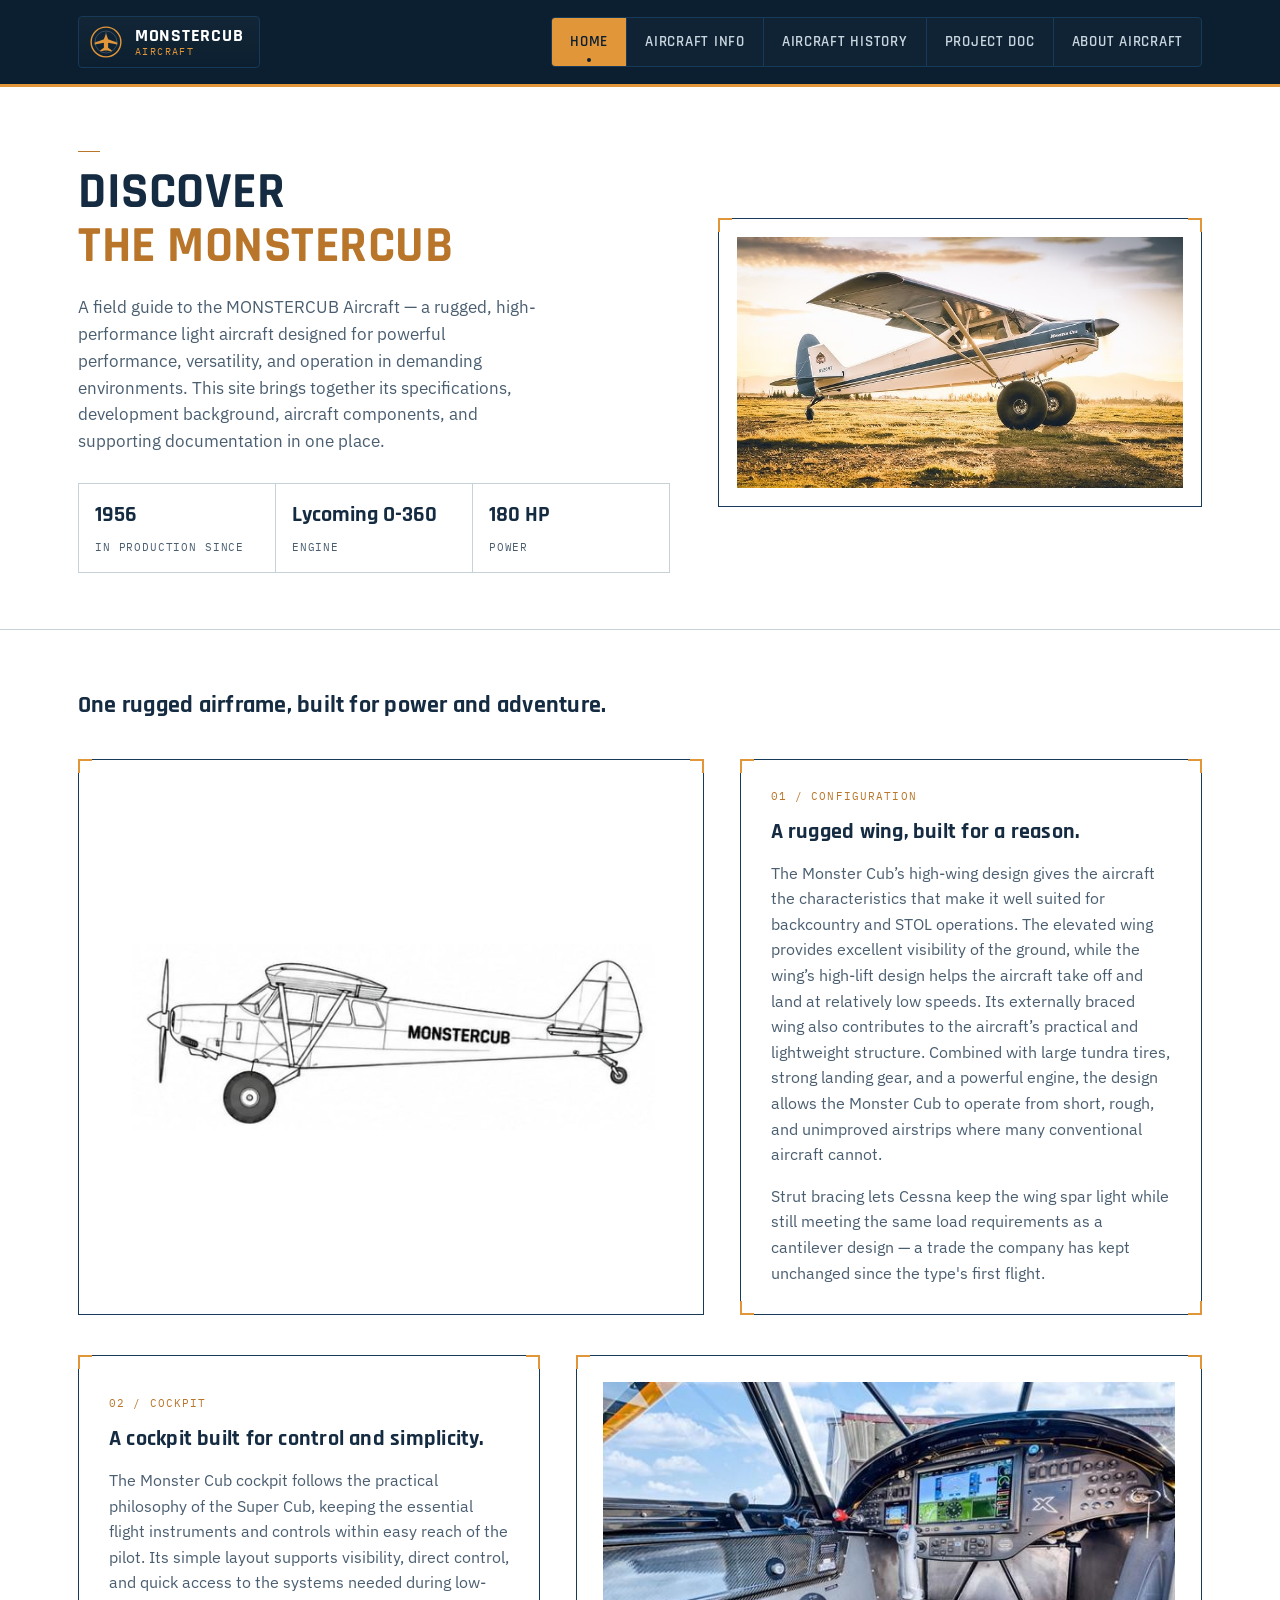
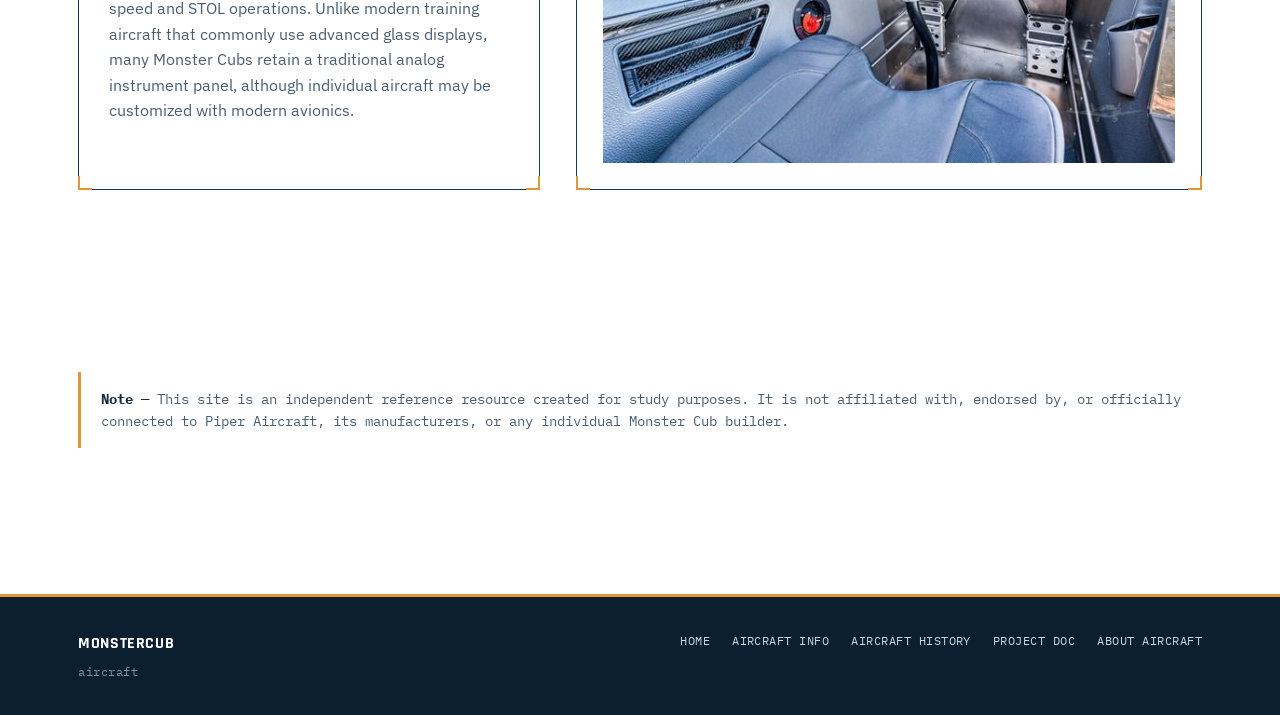
<file: index.html>
<!DOCTYPE html>
<html lang="en">
<head>
<meta charset="UTF-8">
<meta name="viewport" content="width=device-width, initial-scale=1.0">
<title>MONSTERCLUB — aircraft</title>
<link rel="stylesheet" href="css/style.css">
</head>
<body>

<header class="site-header">
  <div class="header-inner">
    <a href="index.html" class="brand">
      <svg viewBox="0 0 48 48" fill="none" xmlns="http://www.w3.org/2000/svg">
        <circle cx="24" cy="24" r="21" stroke="#E2963A" stroke-width="2"/>
        <circle cx="24" cy="24" r="15.5" stroke="#4A5E70" stroke-width="1"/>
        <path d="M24 10 L24 38 M8 24 L40 24" stroke="#4A5E70" stroke-width="1"/>
        <path d="M24 12 L21 20 L8 25 L8 27.5 L21 25 L21 32 L16 35.5 L16 37.5 L24 35.5 L32 37.5 L32 35.5 L27 32 L27 25 L40 27.5 L40 25 L27 20 Z" fill="#E2963A"/>
      </svg>
      <span class="brand-text">
        <span class="model">MONSTERCUB</span>
        <span class="tag">aircraft</span>
      </span>
    </a>
    <nav class="main-nav" aria-label="Primary">
      <a href="index.html" class="active">Home</a>
      <a href="aircraft-info.html">Aircraft Info</a>
      <a href="aircraft-history.html">Aircraft History</a>
      <a href="project-doc.html">Project Doc</a>
      <a href="about-aircraft.html">About Aircraft</a>
    </nav>
  </div>
</header>

<main>

  <!-- First Image -->
  <section class="hero">
    <div class="wrap hero-inner">
      <div>
        <div class="eyebrow"></div>
        <h1>DISCOVER<br><span>THE MONSTERCUB</span></h1>
        <p class="lede">A field guide to the MONSTERCUB Aircraft — a rugged, high-performance light aircraft designed for powerful performance, versatility, and operation in demanding environments. This site brings together its specifications, development background, aircraft components, and supporting documentation in one place.</p>

        <div class="spec-strip">
          <div><span class="n">1956</span><span class="l">In production since</span></div>
          <div><span class="n">Lycoming O-360</span><span class="l">Engine</span></div>
          <div><span class="n">180 HP</span><span class="l">Power</span></div>
        </div>
      </div>

      <div class="hero-figure plate">

        <img src="pic1-Home-page-picture.jpg" alt="pic1">
        
       
      </div>

    </div>
  </section>

  <!-- Second Image -->
  <section class="section">
    <div class="wrap">
      <div class="section-head">
        <h2>One rugged airframe, built for power and adventure.</h2>
      </div>

      <div class="feature-row">
        <div class="figure plate">

          <img src="pic1-side-view.jpg" alt="pic1">

        </div>
        <div class="copy plate">
          <span class="tick-br"></span><span class="tick-bl"></span>
          <div class="idx">01 / CONFIGURATION</div>
          <h3>A rugged wing, built for a reason.</h3>
          <p>The Monster Cub’s high-wing design gives the aircraft the characteristics that make it well suited for backcountry and STOL operations. The elevated wing provides excellent visibility of the ground, while the wing’s high-lift design helps the aircraft take off and land at relatively low speeds.

Its externally braced wing also contributes to the aircraft’s practical and lightweight structure. Combined with large tundra tires, strong landing gear, and a powerful engine, the design allows the Monster Cub to operate from short, rough, and unimproved airstrips where many conventional aircraft cannot.</p>
          <p>Strut bracing lets Cessna keep the wing spar light while still meeting the same load requirements as a cantilever design — a trade the company has kept unchanged since the type's first flight.</p>
        </div>
      </div>

      <!-- Third Image -->
      <div class="feature-row reverse">
        <div class="figure plate">
          <span class="tick-br"></span><span class="tick-bl"></span>
          <img src="pic1-cockpit.jpg" alt="pic1">
          
        </div>
        <div class="copy plate">
          <span class="tick-br"></span><span class="tick-bl"></span>
          <div class="idx">02 / COCKPIT</div>
          <h3>A cockpit built for control and simplicity.</h3>
          <p>The Monster Cub cockpit follows the practical philosophy of the Super Cub, keeping the essential flight instruments and controls within easy reach of the pilot. Its simple layout supports visibility, direct control, and quick access to the systems needed during low-speed and STOL operations.

Unlike modern training aircraft that commonly use advanced glass displays, many Monster Cubs retain a traditional analog instrument panel, although individual aircraft may be customized with modern avionics.</p>
          <ul>
                      </ul>
        </div>
      </div>
    </div>
  </section>

  <section class="section alt">
    <div class="wrap">
      <div class="callout">
        <strong>Note —</strong> This site is an independent reference resource created for study purposes. It is not affiliated with, endorsed by, or officially connected to Piper Aircraft, its manufacturers, or any individual Monster Cub builder.
      </div>
    </div>
  </section>

</main>

<footer class="site-footer">
  <div class="footer-inner">
    <div>
      <div class="fbrand">MONSTERCUB</div>
      <div class="fmeta">aircraft</div>
    </div>
    <nav class="footer-links" aria-label="Footer">
      <a href="index.html">Home</a>
      <a href="aircraft-info.html">Aircraft Info</a>
      <a href="aircraft-history.html">Aircraft History</a>
      <a href="project-doc.html">Project Doc</a>
      <a href="about-aircraft.html">About Aircraft</a>
    </nav>
  </div>
</footer>

</body>
</html>
</file>
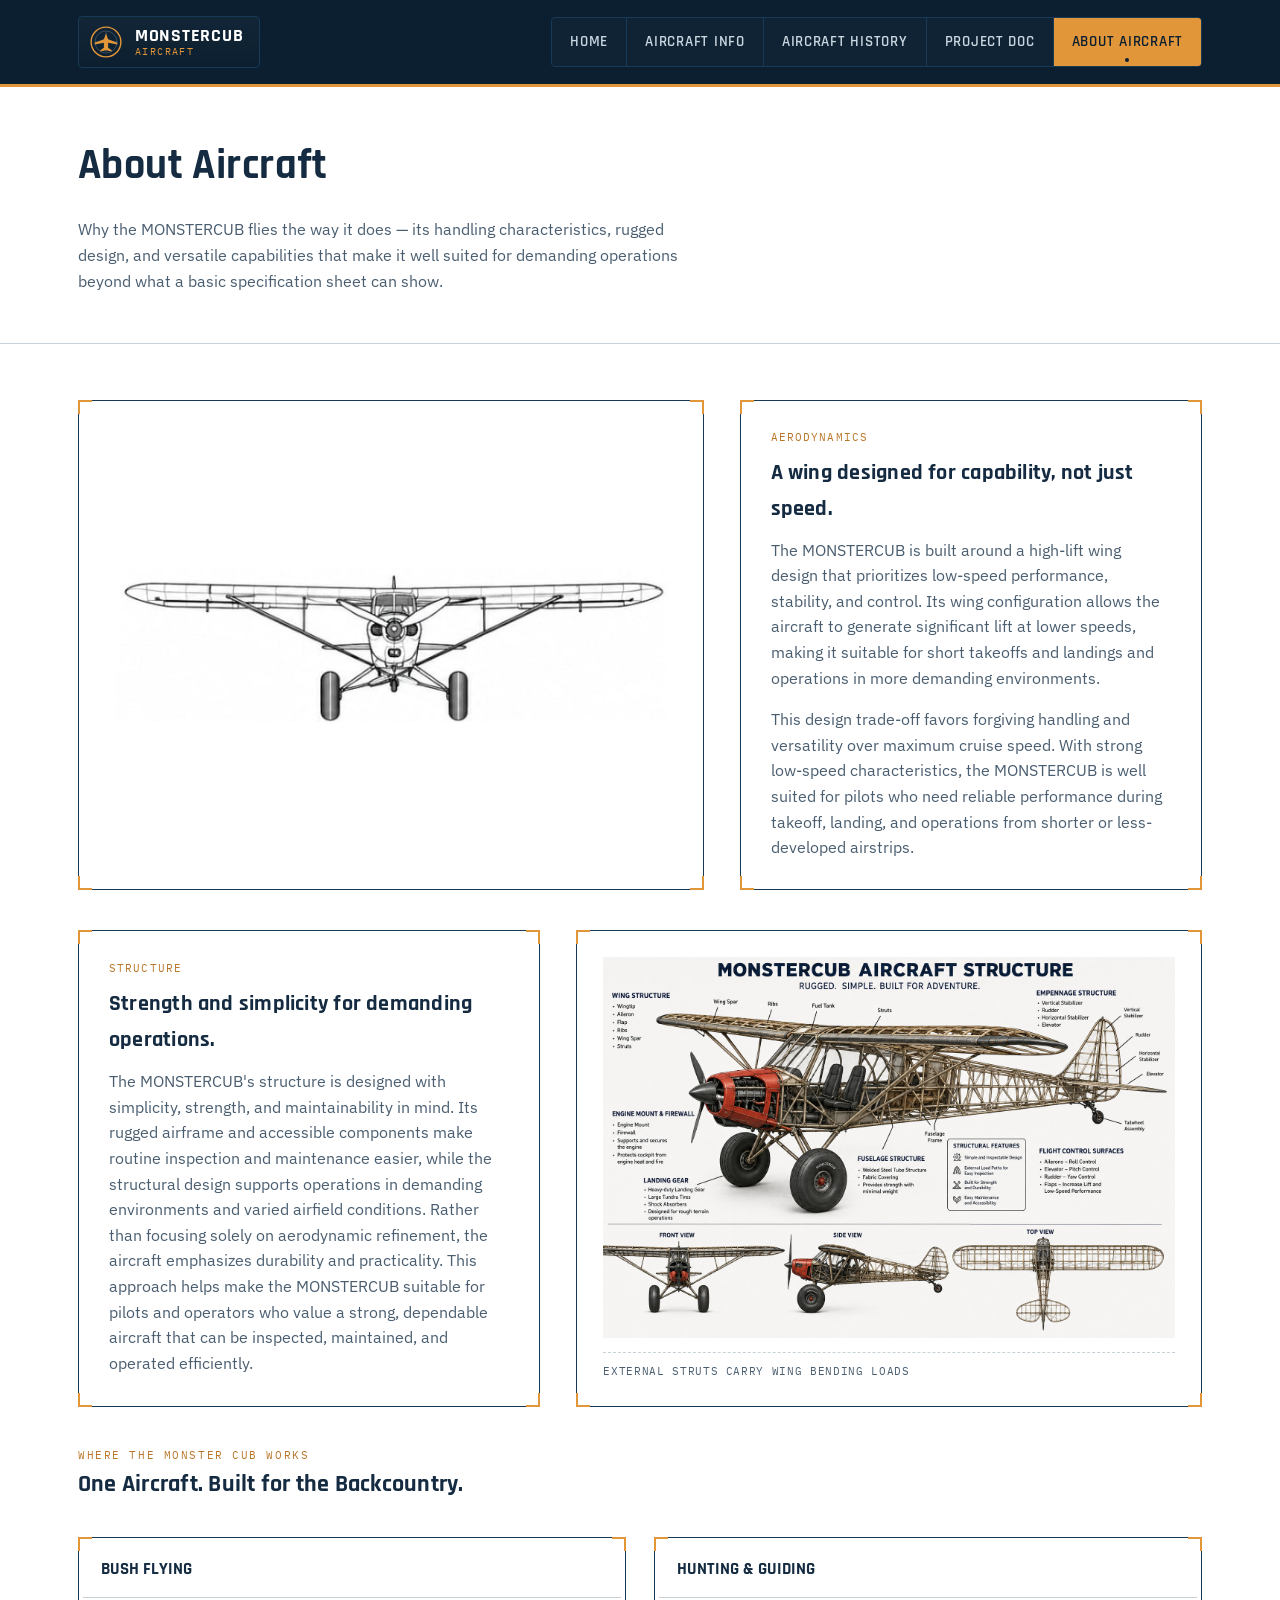
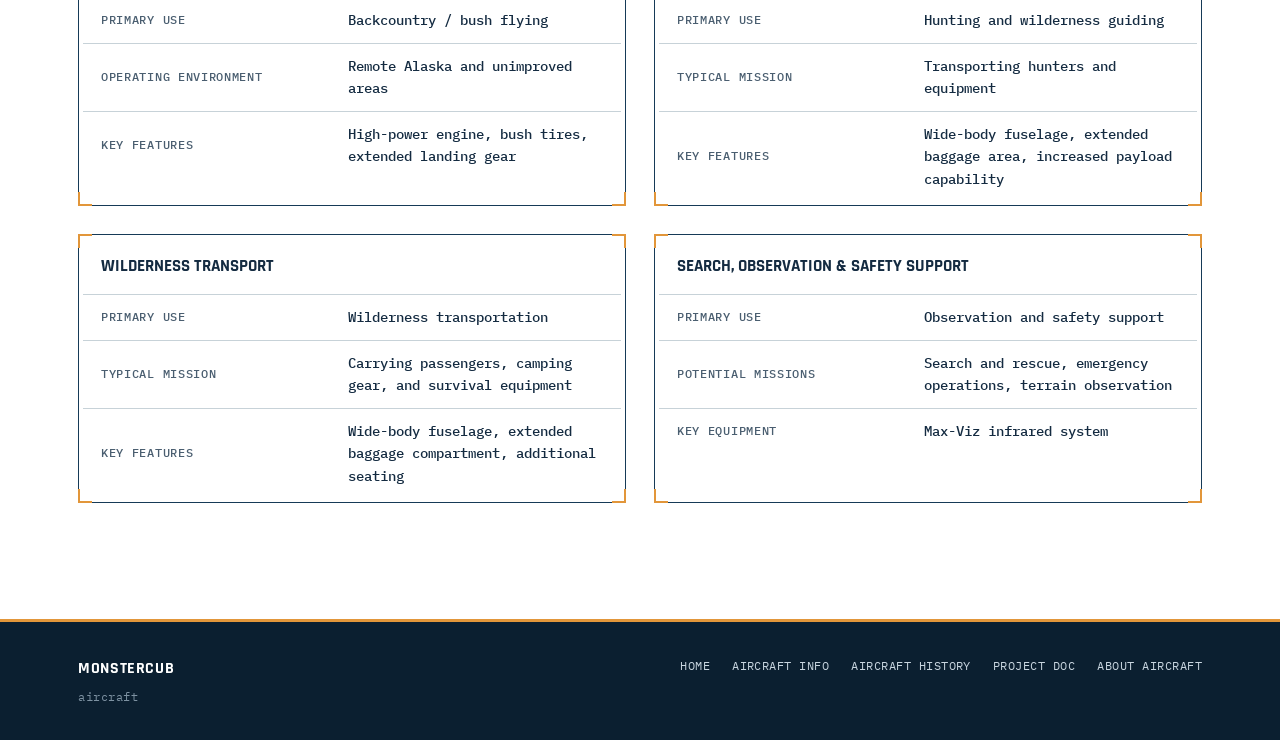
<file: about-aircraft.html>
<!DOCTYPE html>
<html lang="en">
<head>
<meta charset="UTF-8">
<meta name="viewport" content="width=device-width, initial-scale=1.0">
<title>MONSTERCLUB — aircraft</title>
<link rel="stylesheet" href="css/style.css">
</head>
<body>

<header class="site-header">
  <div class="header-inner">
    <a href="index.html" class="brand">
      <svg viewBox="0 0 48 48" fill="none" xmlns="http://www.w3.org/2000/svg">
        <circle cx="24" cy="24" r="21" stroke="#E2963A" stroke-width="2"/>
        <circle cx="24" cy="24" r="15.5" stroke="#4A5E70" stroke-width="1"/>
        <path d="M24 10 L24 38 M8 24 L40 24" stroke="#4A5E70" stroke-width="1"/>
        <path d="M24 12 L21 20 L8 25 L8 27.5 L21 25 L21 32 L16 35.5 L16 37.5 L24 35.5 L32 37.5 L32 35.5 L27 32 L27 25 L40 27.5 L40 25 L27 20 Z" fill="#E2963A"/>
      </svg>
      <span class="brand-text">
        <span class="model">MONSTERCUB</span>
        <span class="tag">aircraft</span>
      </span>
    </a>
    <nav class="main-nav" aria-label="Primary">
      <a href="index.html">Home</a>
      <a href="aircraft-info.html">Aircraft Info</a>
      <a href="aircraft-history.html">Aircraft History</a>
      <a href="project-doc.html">Project Doc</a>
      <a href="about-aircraft.html" class="active">About Aircraft</a>
    </nav>
  </div>
</header>

<main>

  <section class="page-head">
    <div class="wrap">
      <h1>About Aircraft</h1>
      <p class="lede">Why the MONSTERCUB flies the way it does — its handling characteristics, rugged design, and versatile capabilities that make it well suited for demanding operations beyond what a basic specification sheet can show.</p>
    </div>
  </section>

  <section class="section">
    <div class="wrap">

      <div class="feature-row">
        <div class="figure plate">
          <span class="tick-br"></span><span class="tick-bl"></span>
          
          <img src="pic1-front-view.jpg" alt="pic1">

        </div>
        <div class="copy plate">
          <span class="tick-br"></span><span class="tick-bl"></span>
          <div class="idx">AERODYNAMICS</div>
          <h3>A wing designed for capability, not just speed.</h3>
          <p>The MONSTERCUB is built around a high-lift wing design that prioritizes low-speed performance, stability, and control. Its wing configuration allows the aircraft to generate significant lift at lower speeds, making it suitable for short takeoffs and landings and operations in more demanding environments.</p>
          <p>This design trade-off favors forgiving handling and versatility over maximum cruise speed. With strong low-speed characteristics, the MONSTERCUB is well suited for pilots who need reliable performance during takeoff, landing, and operations from shorter or less-developed airstrips.</p>
        </div>
      </div>

      <div class="feature-row reverse">
        <div class="figure plate">
          <span class="tick-br"></span><span class="tick-bl"></span>
          
          <img src="pic1-mostercub-structure.jpeg" alt="pic1">

          <div class="cap">External struts carry wing bending loads</div>
        </div>
        <div class="copy plate">
          <span class="tick-br"></span><span class="tick-bl"></span>
          <div class="idx">STRUCTURE</div>
          <h3>Strength and simplicity for demanding operations.</h3>
          <p>The MONSTERCUB's structure is designed with simplicity, strength, and maintainability in mind. Its rugged airframe and accessible components make routine inspection and maintenance easier, while the structural design supports operations in demanding environments and varied airfield conditions.

Rather than focusing solely on aerodynamic refinement, the aircraft emphasizes durability and practicality. This approach helps make the MONSTERCUB suitable for pilots and operators who value a strong, dependable aircraft that can be inspected, maintained, and operated efficiently.</p>
        </div>
      </div>

      <div class="section-head" style="margin-top:20px;">
        <div class="kicker">Where the Monster Cub Works</div>
        <h2>One Aircraft. Built for the Backcountry.</h2>
      </div>

      <div class="spec-grid">
        <div class="spec-table-wrap plate">
          <span class="tick-br"></span><span class="tick-bl"></span>
          <table class="spec-table">
            <caption>BUSH FLYING</caption>
            <tbody>
              <tr><th>Primary Use</th><td>Backcountry / bush flying</td></tr>
              <tr><th>Operating Environment</th><td>Remote Alaska and unimproved areas</td></tr>
              <tr><th>Key Features</th><td>High-power engine, bush tires, extended landing gear</td></tr>
            </tbody>
          </table>
        </div>
        <div class="spec-table-wrap plate">
          <span class="tick-br"></span><span class="tick-bl"></span>
          <table class="spec-table">
            <caption>HUNTING & GUIDING</caption>
            <tbody>
              <tr><th>Primary Use</th><td>Hunting and wilderness guiding</td></tr>
              <tr><th>Typical Mission</th><td>Transporting hunters and equipment</td></tr>
              <tr><th>Key Features</th><td>Wide-body fuselage, extended baggage area, increased payload capability</td></tr>
            </tbody>
          </table>
        </div>
        <div class="spec-table-wrap plate">
          <span class="tick-br"></span><span class="tick-bl"></span>
          <table class="spec-table">
            <caption>WILDERNESS TRANSPORT</caption>
            <tbody>
              <tr><th>Primary Use</th><td>Wilderness transportation</td></tr>
              <tr><th>Typical Mission</th><td>Carrying passengers, camping gear, and survival equipment</td></tr>
              <tr><th>Key Features</th><td>Wide-body fuselage, extended baggage compartment, additional seating</td></tr>
            </tbody>
          </table>
        </div>
        <div class="spec-table-wrap plate">
          <span class="tick-br"></span><span class="tick-bl"></span>
          <table class="spec-table">
            <caption>SEARCH, OBSERVATION & SAFETY SUPPORT</caption>
            <tbody>
              <tr><th>Primary Use</th><td>Observation and safety support</td></tr>
              <tr><th>Potential Missions</th><td>Search and rescue, emergency operations, terrain observation</td></tr>
              <tr><th>Key Equipment</th><td>Max-Viz infrared system</td></tr>
            </tbody>
          </table>
        </div>
      </div>

    </div>
  </section>

</main>

<footer class="site-footer">
  <div class="footer-inner">
    <div>
      <div class="fbrand">MONSTERCUB</div>
      <div class="fmeta">aircraft</div>
    </div>
    <nav class="footer-links" aria-label="Footer">
      <a href="index.html">Home</a>
      <a href="aircraft-info.html">Aircraft Info</a>
      <a href="aircraft-history.html">Aircraft History</a>
      <a href="project-doc.html">Project Doc</a>
      <a href="about-aircraft.html">About Aircraft</a>
    </nav>
  </div>
</footer>

</body>
</html>
</file>
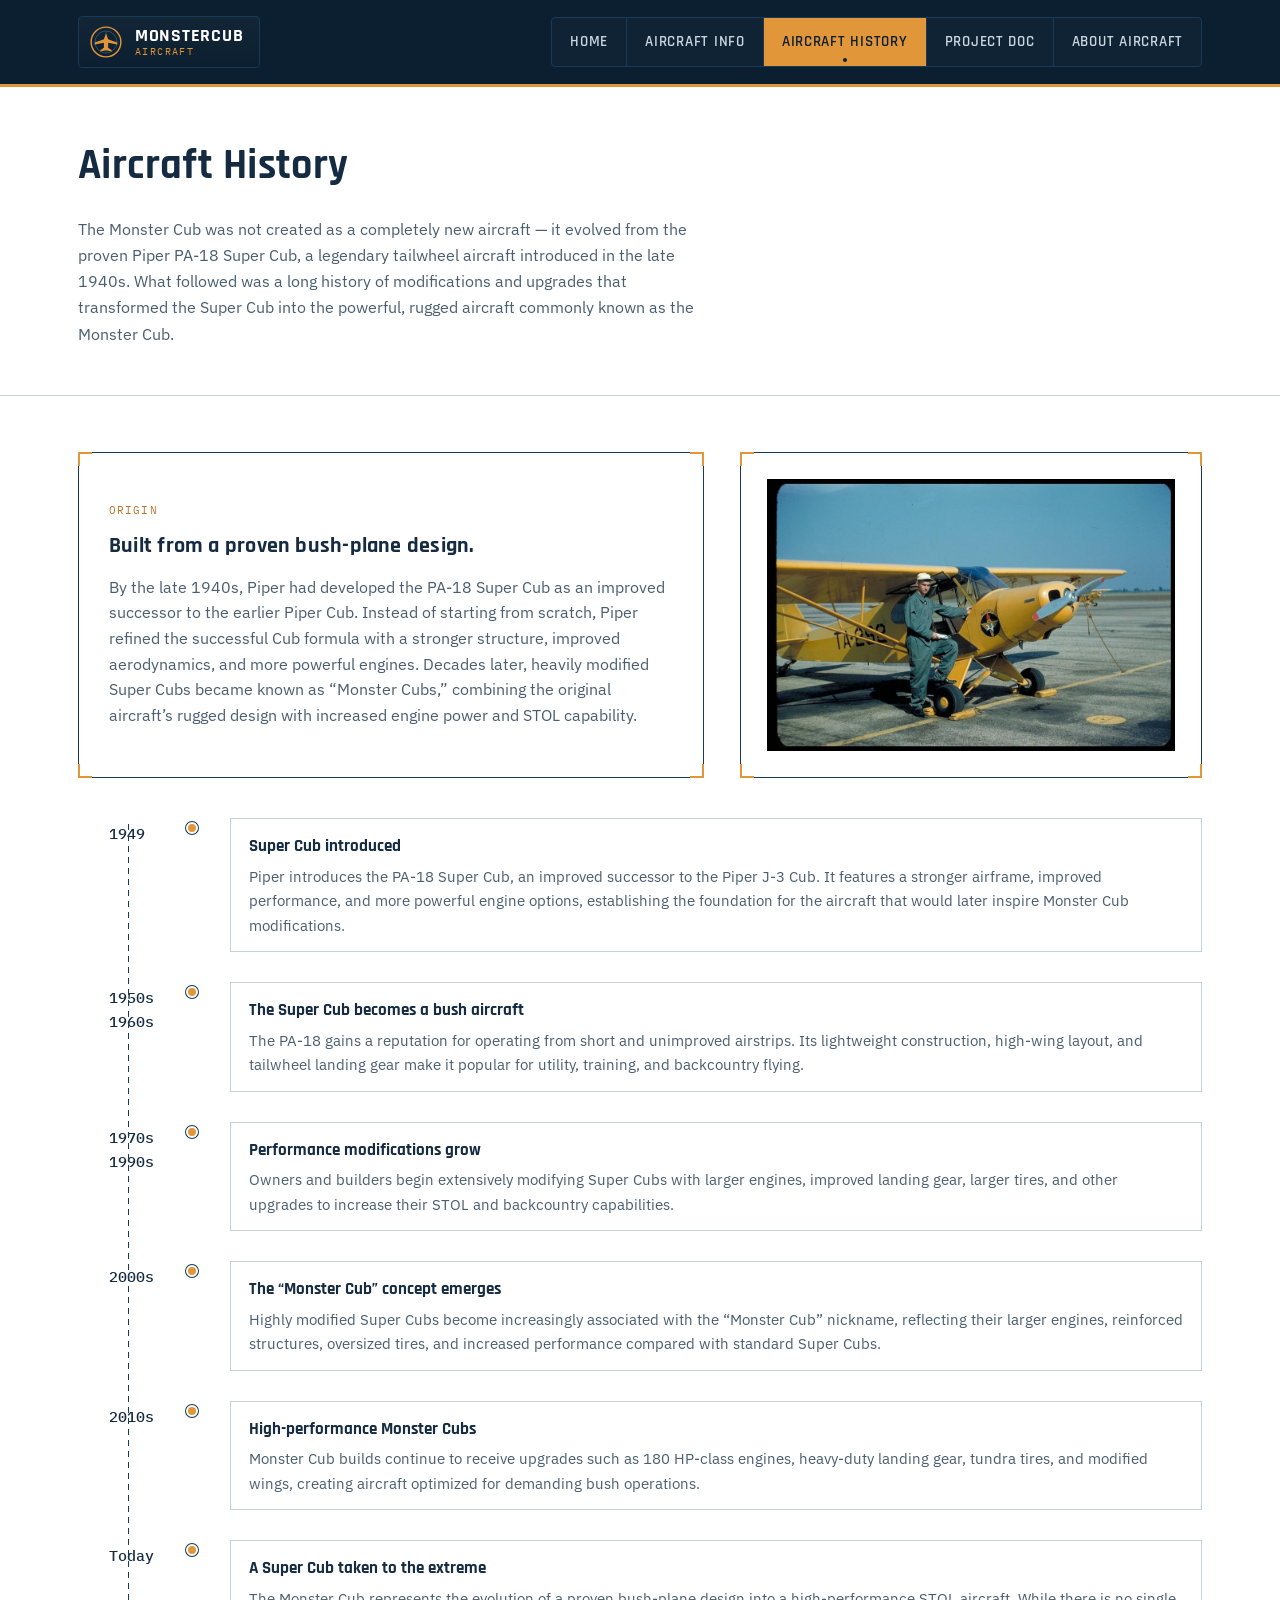
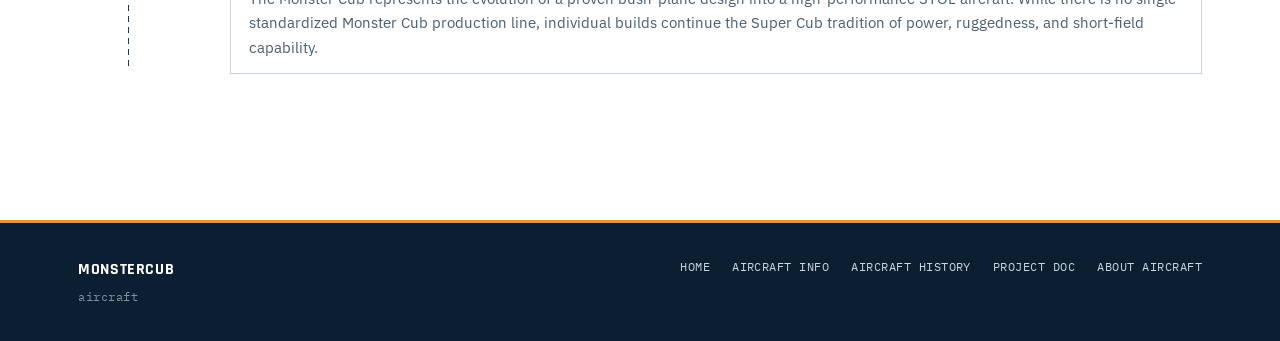
<file: aircraft-history.html>
<!DOCTYPE html>
<html lang="en">
<head>
<meta charset="UTF-8">
<meta name="viewport" content="width=device-width, initial-scale=1.0">
<title>MONSTERCLUB — aircraft</title>
<link rel="stylesheet" href="css/style.css">
</head>
<body>

<header class="site-header">
  <div class="header-inner">
    <a href="index.html" class="brand">
      <svg viewBox="0 0 48 48" fill="none" xmlns="http://www.w3.org/2000/svg">
        <circle cx="24" cy="24" r="21" stroke="#E2963A" stroke-width="2"/>
        <circle cx="24" cy="24" r="15.5" stroke="#4A5E70" stroke-width="1"/>
        <path d="M24 10 L24 38 M8 24 L40 24" stroke="#4A5E70" stroke-width="1"/>
        <path d="M24 12 L21 20 L8 25 L8 27.5 L21 25 L21 32 L16 35.5 L16 37.5 L24 35.5 L32 37.5 L32 35.5 L27 32 L27 25 L40 27.5 L40 25 L27 20 Z" fill="#E2963A"/>
      </svg>
      <span class="brand-text">
        <span class="model">MONSTERCUB</span>
        <span class="tag">aircraft</span>
      </span>
    </a>
    <nav class="main-nav" aria-label="Primary">
      <a href="index.html">Home</a>
      <a href="aircraft-info.html">Aircraft Info</a>
      <a href="aircraft-history.html" class="active">Aircraft History</a>
      <a href="project-doc.html">Project Doc</a>
      <a href="about-aircraft.html">About Aircraft</a>
    </nav>
  </div>
</header>

<main>

  <section class="page-head">
    <div class="wrap">
      <h1>Aircraft History</h1>
      <p class="lede">The Monster Cub was not created as a completely new aircraft — it evolved from the proven Piper PA-18 Super Cub, a legendary tailwheel aircraft introduced in the late 1940s. What followed was a long history of modifications and upgrades that transformed the Super Cub into the powerful, rugged aircraft commonly known as the Monster Cub.</p>
    </div>
  </section>

  <section class="section">
    <div class="wrap">

      <div class="feature-row">
        <div class="copy plate">
          <span class="tick-br"></span><span class="tick-bl"></span>
          <div class="idx">ORIGIN</div>
          <h3>Built from a proven bush-plane design.</h3>
          <p>By the late 1940s, Piper had developed the PA-18 Super Cub as an improved successor to the earlier Piper Cub. Instead of starting from scratch, Piper refined the successful Cub formula with a stronger structure, improved aerodynamics, and more powerful engines. Decades later, heavily modified Super Cubs became known as “Monster Cubs,” combining the original aircraft’s rugged design with increased engine power and STOL capability.</p>
        </div>
        <div class="figure plate">
          <span class="tick-br"></span><span class="tick-bl"></span>
          
          <img src="Pic1-old-photo.jpg" alt="pic1">

        </div>
      </div>

      <div class="timeline" role="list" aria-label="Development timeline">

        <div class="t-item" role="listitem">
          <div class="t-year">1949&nbsp;</div>
          <div class="t-dot"><span></span></div>
          <div class="t-body">
            <h4>Super Cub introduced</h4>
            <p>Piper introduces the PA-18 Super Cub, an improved successor to the Piper J-3 Cub. It features a stronger airframe, improved performance, and more powerful engine options, establishing the foundation for the aircraft that would later inspire Monster Cub modifications.</p>
          </div>
        </div>

        <div class="t-item" role="listitem">
          <div class="t-year">1950s<br>1960s</div>
          <div class="t-dot"><span></span></div>
          <div class="t-body">
            <h4>The Super Cub becomes a bush aircraft</h4>
            <p>The PA-18 gains a reputation for operating from short and unimproved airstrips. Its lightweight construction, high-wing layout, and tailwheel landing gear make it popular for utility, training, and backcountry flying.</p>
          </div>
        </div>

        <div class="t-item" role="listitem">
          <div class="t-year">1970s<br>1990s</div>
          <div class="t-dot"><span></span></div>
          <div class="t-body">
            <h4>Performance modifications grow</h4>
            <p>Owners and builders begin extensively modifying Super Cubs with larger engines, improved landing gear, larger tires, and other upgrades to increase their STOL and backcountry capabilities.</p>
          </div>
        </div>

        <div class="t-item" role="listitem">
          <div class="t-year">2000s</div>
          <div class="t-dot"><span></span></div>
          <div class="t-body">
            <h4>The “Monster Cub” concept emerges</h4>
            <p>Highly modified Super Cubs become increasingly associated with the “Monster Cub” nickname, reflecting their larger engines, reinforced structures, oversized tires, and increased performance compared with standard Super Cubs.</p>
          </div>
        </div>

        <div class="t-item" role="listitem">
          <div class="t-year">2010s</div>
          <div class="t-dot"><span></span></div>
          <div class="t-body">
            <h4>High-performance Monster Cubs</h4>
            <p>Monster Cub builds continue to receive upgrades such as 180 HP-class engines, heavy-duty landing gear, tundra tires, and modified wings, creating aircraft optimized for demanding bush operations.</p>
          </div>
        </div>

        <div class="t-item" role="listitem">
          <div class="t-year">Today</div>
          <div class="t-dot"><span></span></div>
          <div class="t-body">
            <h4>A Super Cub taken to the extreme</h4>
            <p>The Monster Cub represents the evolution of a proven bush-plane design into a high-performance STOL aircraft. While there is no single standardized Monster Cub production line, individual builds continue the Super Cub tradition of power, ruggedness, and short-field capability.</p>
          </div>
        </div>

      </div>
    </div>
  </section>

</main>

<footer class="site-footer">
  <div class="footer-inner">
    <div>
      <div class="fbrand">MONSTERCUB</div>
      <div class="fmeta">aircraft</div>
    </div>
    <nav class="footer-links" aria-label="Footer">
      <a href="index.html">Home</a>
      <a href="aircraft-info.html">Aircraft Info</a>
      <a href="aircraft-history.html">Aircraft History</a>
      <a href="project-doc.html">Project Doc</a>
      <a href="about-aircraft.html">About Aircraft</a>
    </nav>
  </div>
</footer>

</body>
</html>
</file>
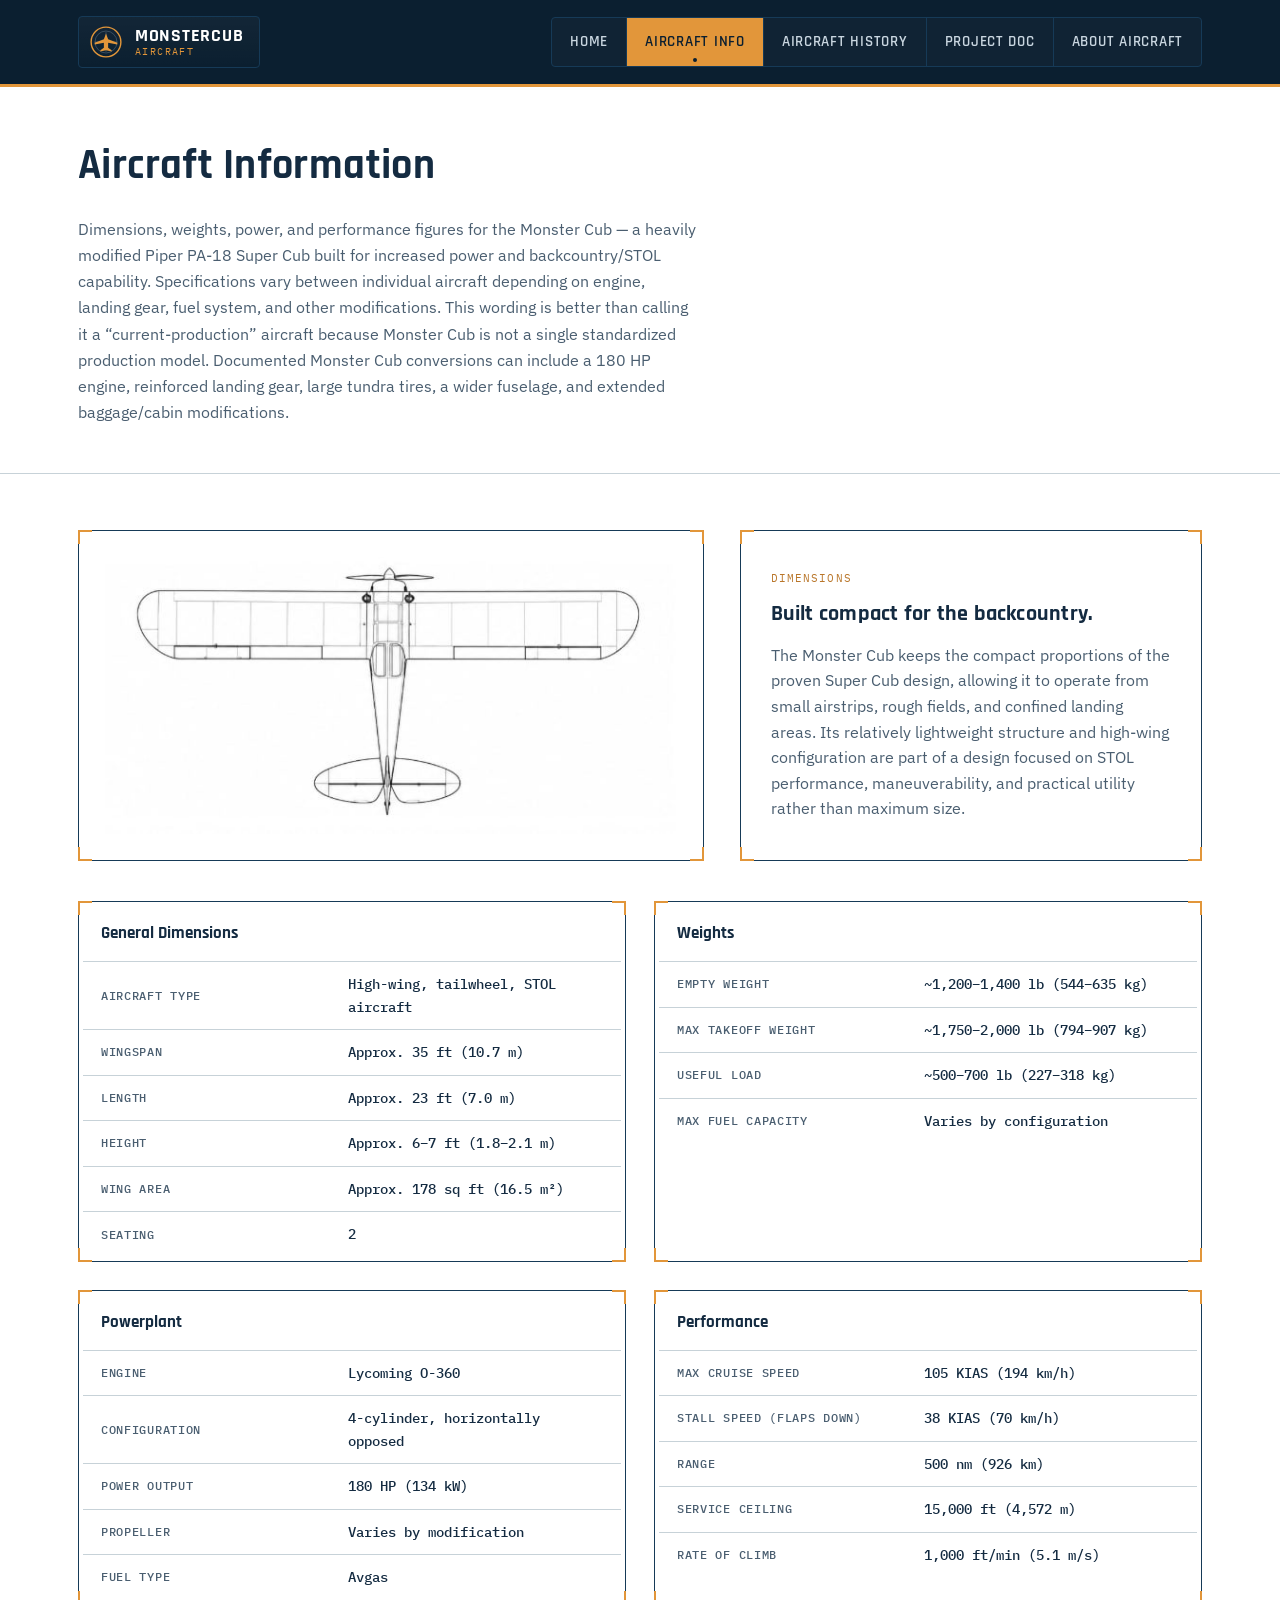
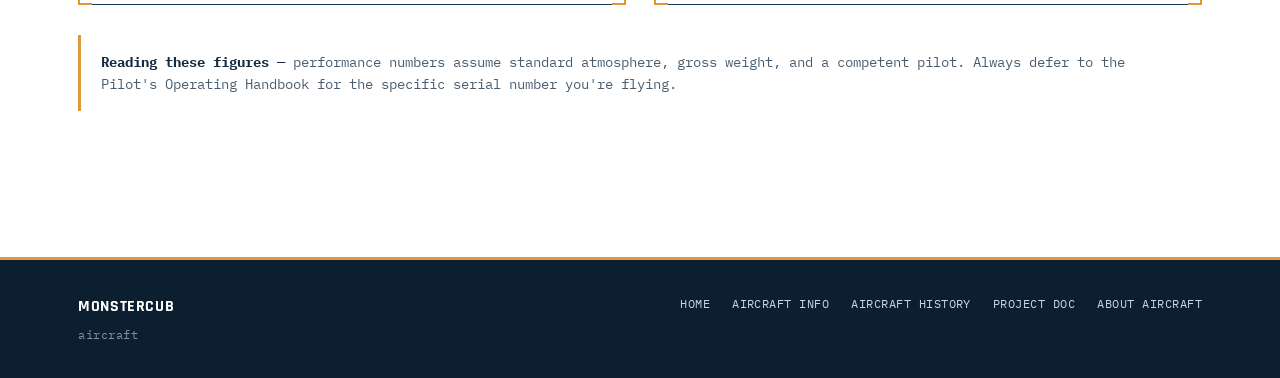
<file: aircraft-info.html>
<!DOCTYPE html>
<html lang="en">
<head>
<meta charset="UTF-8">
<meta name="viewport" content="width=device-width, initial-scale=1.0">
<title>MONSTERCLUB — aircraft</title>
<link rel="stylesheet" href="css/style.css">
</head>
<body>

<header class="site-header">
  <div class="header-inner">
    <a href="index.html" class="brand">
      <svg viewBox="0 0 48 48" fill="none" xmlns="http://www.w3.org/2000/svg">
        <circle cx="24" cy="24" r="21" stroke="#E2963A" stroke-width="2"/>
        <circle cx="24" cy="24" r="15.5" stroke="#4A5E70" stroke-width="1"/>
        <path d="M24 10 L24 38 M8 24 L40 24" stroke="#4A5E70" stroke-width="1"/>
        <path d="M24 12 L21 20 L8 25 L8 27.5 L21 25 L21 32 L16 35.5 L16 37.5 L24 35.5 L32 37.5 L32 35.5 L27 32 L27 25 L40 27.5 L40 25 L27 20 Z" fill="#E2963A"/>
      </svg>
      <span class="brand-text">
        <span class="model">MONSTERCUB</span>
        <span class="tag">aircraft</span>
      </span>
    </a>
    <nav class="main-nav" aria-label="Primary">
      <a href="index.html">Home</a>
      <a href="aircraft-info.html" class="active">Aircraft Info</a>
      <a href="aircraft-history.html">Aircraft History</a>
      <a href="project-doc.html">Project Doc</a>
      <a href="about-aircraft.html">About Aircraft</a>
    </nav>
  </div>
</header>

<main>

  <section class="page-head">
    <div class="wrap">
      <h1>Aircraft Information</h1>
      <p class="lede">Dimensions, weights, power, and performance figures for the Monster Cub — a heavily modified Piper PA-18 Super Cub built for increased power and backcountry/STOL capability. Specifications vary between individual aircraft depending on engine, landing gear, fuel system, and other modifications. This wording is better than calling it a “current-production” aircraft because Monster Cub is not a single standardized production model. Documented Monster Cub conversions can include a 180 HP engine, reinforced landing gear, large tundra tires, a wider fuselage, and extended baggage/cabin modifications.</p>
    </div>
  </section>

  <section class="section">
    <div class="wrap">
      <div class="feature-row">
        <div class="figure plate">
          <span class="tick-br"></span><span class="tick-bl"></span>

          <img src="pic1-top-view.jpg" alt="pic1">

          
        </div>
        <div class="copy plate">
          <span class="tick-br"></span><span class="tick-bl"></span>
          <div class="idx">DIMENSIONS</div>
          <h3>Built compact for the backcountry.</h3>
          <p>The Monster Cub keeps the compact proportions of the proven Super Cub design, allowing it to operate from small airstrips, rough fields, and confined landing areas. Its relatively lightweight structure and high-wing configuration are part of a design focused on STOL performance, maneuverability, and practical utility rather than maximum size.</p>
        </div>
      </div>

      <div class="spec-grid">
        <div class="spec-table-wrap plate">
          <span class="tick-br"></span><span class="tick-bl"></span>
          <table class="spec-table">
            <caption>General Dimensions</caption>
            <tbody>
              <tr><th>Aircraft type</th><td>High-wing, tailwheel, STOL aircraft</td></tr>
              <tr><th>Wingspan</th><td>Approx. 35 ft (10.7 m)</td></tr>
              <tr><th>Length</th><td>Approx. 23 ft (7.0 m)</td></tr>
              <tr><th>Height</th><td>Approx. 6–7 ft (1.8–2.1 m)</td></tr>
              <tr><th>Wing area</th><td>Approx. 178 sq ft (16.5 m²)</td></tr>
              <tr><th>Seating</th><td>2</td></tr>
            </tbody>
          </table>
        </div>

        <div class="spec-table-wrap plate">
          <span class="tick-br"></span><span class="tick-bl"></span>
          <table class="spec-table">
            <caption>Weights</caption>
            <tbody>
              <tr><th>Empty weight</th><td>~1,200–1,400 lb (544–635 kg)</td></tr>
              <tr><th>Max takeoff weight</th><td>~1,750–2,000 lb (794–907 kg)</td></tr>
              <tr><th>Useful load</th><td>~500–700 lb (227–318 kg)</td></tr>
              <tr><th>Max fuel capacity</th><td>Varies by configuration</td></tr>
            </tbody>
          </table>
        </div>

        <div class="spec-table-wrap plate">
          <span class="tick-br"></span><span class="tick-bl"></span>
          <table class="spec-table">
            <caption>Powerplant</caption>
            <tbody>
              <tr><th>Engine</th><td>Lycoming O-360</td></tr>
              <tr><th>Configuration</th><td>4-cylinder, horizontally opposed</td></tr>
              <tr><th>Power output</th><td>180 HP (134 kW)</td></tr>
              <tr><th>Propeller</th><td>Varies by modification</td></tr>
              <tr><th>Fuel type</th><td>Avgas</td></tr>
            </tbody>
          </table>
        </div>

        <div class="spec-table-wrap plate">
          <span class="tick-br"></span><span class="tick-bl"></span>
          <table class="spec-table">
            <caption>Performance</caption>
            <tbody>
              <tr><th>Max cruise speed</th><td>105 KIAS (194 km/h)</td></tr>
              <tr><th>Stall speed (flaps down)</th><td>38 KIAS (70 km/h)</td></tr>
              <tr><th>Range</th><td>500 nm (926 km)</td></tr>
              <tr><th>Service ceiling</th><td>15,000 ft (4,572 m)</td></tr>
              <tr><th>Rate of climb</th><td>1,000 ft/min (5.1 m/s)</td></tr>
            </tbody>
          </table>
        </div>
      </div>

      <div class="callout">
        <strong>Reading these figures —</strong> performance numbers assume standard atmosphere, gross weight, and a competent pilot. Always defer to the Pilot's Operating Handbook for the specific serial number you're flying.
      </div>
    </div>
  </section>

</main>

<footer class="site-footer">
  <div class="footer-inner">
    <div>
      <div class="fbrand">MONSTERCUB</div>
      <div class="fmeta">aircraft</div>
    </div>
    <nav class="footer-links" aria-label="Footer">
      <a href="index.html">Home</a>
      <a href="aircraft-info.html">Aircraft Info</a>
      <a href="aircraft-history.html">Aircraft History</a>
      <a href="project-doc.html">Project Doc</a>
      <a href="about-aircraft.html">About Aircraft</a>
    </nav>
  </div>
</footer>

</body>
</html>
</file>
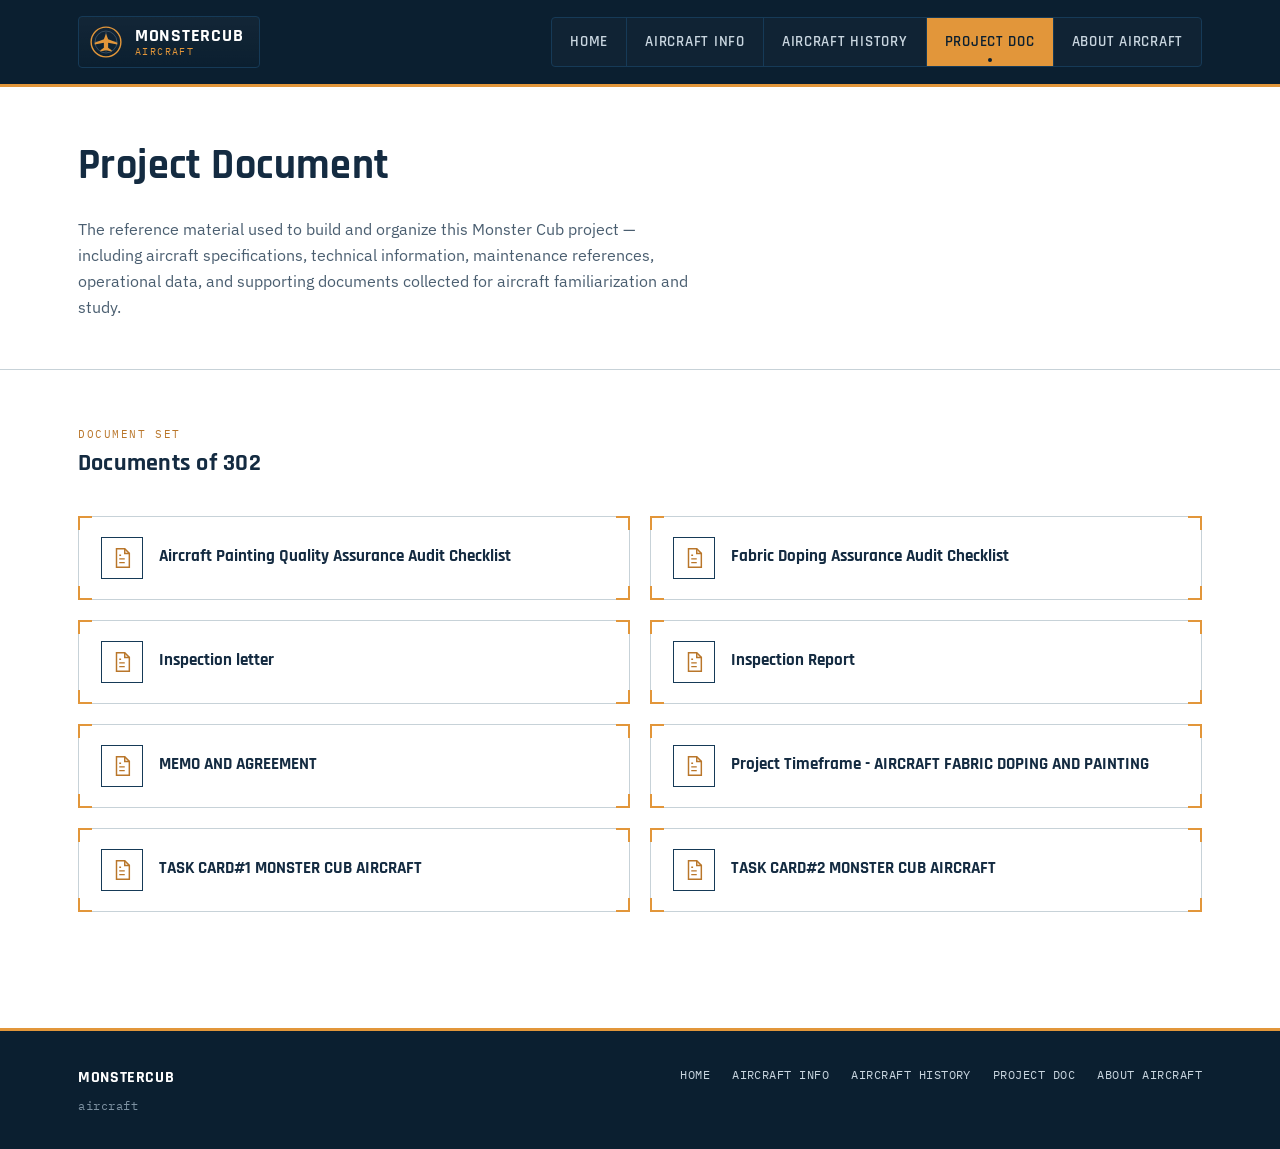
<file: project-doc.html>
<!DOCTYPE html>
<html lang="en">
<head>
<meta charset="UTF-8">
<meta name="viewport" content="width=device-width, initial-scale=1.0">
<title>MONSTERCUB — aircraft</title>
<link rel="stylesheet" href="css/style.css">
</head>
<body>

<header class="site-header">
  <div class="header-inner">
    <a href="index.html" class="brand">
      <svg viewBox="0 0 48 48" fill="none" xmlns="http://www.w3.org/2000/svg">
        <circle cx="24" cy="24" r="21" stroke="#E2963A" stroke-width="2"/>
        <circle cx="24" cy="24" r="15.5" stroke="#4A5E70" stroke-width="1"/>
        <path d="M24 10 L24 38 M8 24 L40 24" stroke="#4A5E70" stroke-width="1"/>
        <path d="M24 12 L21 20 L8 25 L8 27.5 L21 25 L21 32 L16 35.5 L16 37.5 L24 35.5 L32 37.5 L32 35.5 L27 32 L27 25 L40 27.5 L40 25 L27 20 Z" fill="#E2963A"/>
      </svg>
      <span class="brand-text">
        <span class="model">MONSTERCUB</span>
        <span class="tag">aircraft</span>
      </span>
    </a>
    <nav class="main-nav" aria-label="Primary">
      <a href="index.html">Home</a>
      <a href="aircraft-info.html">Aircraft Info</a>
      <a href="aircraft-history.html">Aircraft History</a>
      <a href="project-doc.html" class="active">Project Doc</a>
      <a href="about-aircraft.html">About Aircraft</a>
    </nav>
  </div>
</header>

<main>

  <section class="page-head">
    <div class="wrap">
      <h1>Project Document</h1>
      <p class="lede">The reference material used to build and organize this Monster Cub project — including aircraft specifications, technical information, maintenance references, operational data, and supporting documents collected for aircraft familiarization and study.</p>
    </div>
  </section>

  <section class="section">
    <div class="wrap">

      <div class="section-head">
        <div class="kicker">Document set</div>
        <h2>Documents of 302</h2>
      </div>

      <div class="doc-list">

        <div class="doc-card plate">
          <span class="tick-br"></span><span class="tick-bl"></span>
          <a href="Aircraft Painting Quality Assurance Audit Checklist.pdf" download="Aircraft Painting Quality Assurance Audit Checklist.pdf" class="doc-icon">
            <svg width="22" height="22" viewBox="0 0 24 24" fill="none"><path d="M6 2h9l5 5v15H6z" stroke="currentColor" stroke-width="1.6"/><path d="M15 2v5h5" stroke="currentColor" stroke-width="1.6"/><path d="M9 13h6M9 17h6M9 9h2" stroke="currentColor" stroke-width="1.4"/></svg>
          </a>
          <div>
            <h4>Aircraft Painting Quality Assurance Audit Checklist</h4>
            
          </div>
        </div>

        <div class="doc-card plate">
          <span class="tick-br"></span><span class="tick-bl"></span>
          <a href="Fabric Doping Assurance Audit Checklist.pdf" download="Fabric Doping Assurance Audit Checklist.pdf" class="doc-icon">
            <svg width="22" height="22" viewBox="0 0 24 24" fill="none"><path d="M6 2h9l5 5v15H6z" stroke="currentColor" stroke-width="1.6"/><path d="M15 2v5h5" stroke="currentColor" stroke-width="1.6"/><path d="M9 13h6M9 17h6M9 9h2" stroke="currentColor" stroke-width="1.4"/></svg>
          </a>
          <div>
            <h4>Fabric Doping Assurance Audit Checklist</h4>
            
          </div>
        </div>

        <div class="doc-card plate">
          <span class="tick-br"></span><span class="tick-bl"></span>
          <a href="Inspection letter.pdf" download="Inspection letter.pdf" class="doc-icon">
            <svg width="22" height="22" viewBox="0 0 24 24" fill="none"><path d="M6 2h9l5 5v15H6z" stroke="currentColor" stroke-width="1.6"/><path d="M15 2v5h5" stroke="currentColor" stroke-width="1.6"/><path d="M9 13h6M9 17h6M9 9h2" stroke="currentColor" stroke-width="1.4"/></svg>
          </a>
          <div>
            <h4>Inspection letter</h4>
            
          </div>
        </div>

        <div class="doc-card plate">
          <span class="tick-br"></span><span class="tick-bl"></span>
          <a href="Inspection Report.pdf" download="Inspection Report.pdf" class="doc-icon">
            <svg width="22" height="22" viewBox="0 0 24 24" fill="none"><path d="M6 2h9l5 5v15H6z" stroke="currentColor" stroke-width="1.6"/><path d="M15 2v5h5" stroke="currentColor" stroke-width="1.6"/><path d="M9 13h6M9 17h6M9 9h2" stroke="currentColor" stroke-width="1.4"/></svg>
          </a>
          <div>
            <h4>Inspection Report</h4>
           
          </div>
        </div>

        <div class="doc-card plate">
          <span class="tick-br"></span><span class="tick-bl"></span>
          <a href="MEMO AND AGREEMENT.pdf" download="MEMO AND AGREEMENT.pdf" class="doc-icon">
           <svg width="22" height="22" viewBox="0 0 24 24" fill="none"><path d="M6 2h9l5 5v15H6z" stroke="currentColor" stroke-width="1.6"/><path d="M15 2v5h5" stroke="currentColor" stroke-width="1.6"/><path d="M9 13h6M9 17h6M9 9h2" stroke="currentColor" stroke-width="1.4"/></svg>
          </a>
          <div>
            <h4>MEMO AND AGREEMENT</h4>
            
          </div>
        </div>

        <div class="doc-card plate">
          <span class="tick-br"></span><span class="tick-bl"></span>
          <a href="Project Timeframe - AIRCRAFT FABRIC DOPING AND PAINTING  (5).pdf" download="Project Timeframe - AIRCRAFT FABRIC DOPING AND PAINTING  (5).pdf" class="doc-icon">
            <svg width="22" height="22" viewBox="0 0 24 24" fill="none"><path d="M6 2h9l5 5v15H6z" stroke="currentColor" stroke-width="1.6"/><path d="M15 2v5h5" stroke="currentColor" stroke-width="1.6"/><path d="M9 13h6M9 17h6M9 9h2" stroke="currentColor" stroke-width="1.4"/></svg>
          </a>
          <div>
            <h4>Project Timeframe - AIRCRAFT FABRIC DOPING AND PAINTING</h4>
            
          </div>
        </div>

         <div class="doc-card plate">
          <span class="tick-br"></span><span class="tick-bl"></span>
          <a href="TASK CARD#1 MONSTER CUB AIRCRAFT   (3).pdf" download="TASK CARD#1 MONSTER CUB AIRCRAFT   (3).pdf" class="doc-icon">
           <svg width="22" height="22" viewBox="0 0 24 24" fill="none"><path d="M6 2h9l5 5v15H6z" stroke="currentColor" stroke-width="1.6"/><path d="M15 2v5h5" stroke="currentColor" stroke-width="1.6"/><path d="M9 13h6M9 17h6M9 9h2" stroke="currentColor" stroke-width="1.4"/></svg>
          </a>
          <div>
            <h4>TASK CARD#1 MONSTER CUB AIRCRAFT</h4>
            
          </div>
        </div>
         <div class="doc-card plate">
          <span class="tick-br"></span><span class="tick-bl"></span>
          <a href="TASK CARD#2 MONSTER CUB AIRCRAFT   (1).pdf" download="TASK CARD#2 MONSTER CUB AIRCRAFT   (1).pdf" class="doc-icon">
            <svg width="22" height="22" viewBox="0 0 24 24" fill="none"><path d="M6 2h9l5 5v15H6z" stroke="currentColor" stroke-width="1.6"/><path d="M15 2v5h5" stroke="currentColor" stroke-width="1.6"/><path d="M9 13h6M9 17h6M9 9h2" stroke="currentColor" stroke-width="1.4"/></svg>
          </a>
          <div>
            <h4>TASK CARD#2 MONSTER CUB AIRCRAFT</h4>
            
          </div>
        </div>
      </div>

      

    </div>
  </section>

</main>

<footer class="site-footer">
  <div class="footer-inner">
    <div>
      <div class="fbrand">MONSTERCUB</div>
      <div class="fmeta">aircraft</div>
    </div>
    <nav class="footer-links" aria-label="Footer">
      <a href="index.html">Home</a>
      <a href="aircraft-info.html">Aircraft Info</a>
      <a href="aircraft-history.html">Aircraft History</a>
      <a href="project-doc.html">Project Doc</a>
      <a href="about-aircraft.html">About Aircraft</a>
    </nav>
  </div>
</footer>

</body>
</html>
</file>
<file: css/style.css>
/* =========================================================================
   CESSNA 172 SKYHAWK — REFERENCE SITE
   Design language: aeronautical technical drawing / spec plate
   ========================================================================= */

@import url('https://fonts.googleapis.com/css2?family=Rajdhani:wght@500;600;700&family=IBM+Plex+Sans:wght@400;500;600&family=IBM+Plex+Mono:wght@400;500&display=swap');

:root{
  /* --- color tokens --- */
  --paper:        #E8EDEF;   /* drafting-paper background, cool blue-grey */
  --paper-line:   #C7D2D8;   /* faint grid lines on paper */
  --panel:        #FFFFFF;   /* card / panel surface */
  --ink:          #142B41;   /* primary text / linework, deep aviation navy */
  --ink-soft:     #4A5E70;   /* secondary text, steel grey-blue */
  --navy-deep:    #0B1F30;   /* header / footer surface */
  --navy-mid:     #163A57;   /* borders on dark surface */
  --amber:        #E2963A;   /* instrument amber accent */
  --amber-dim:    #B9762A;
  --rivet:        #9BAAB6;   /* rivet dots / dividers */
  --ok-green:     #4C7A5E;   /* used sparingly, spec "in service" tag */

  --font-display: 'Rajdhani', 'Arial Narrow', sans-serif;
  --font-body:    'IBM Plex Sans', 'Segoe UI', sans-serif;
  --font-mono:    'IBM Plex Mono', 'Courier New', monospace;

  --max: 1180px;
}

*, *::before, *::after{ box-sizing: border-box; }

html{ scroll-behavior: smooth; }

body{
  margin: 0;
  background-attachment: fixed;
  color: var(--ink);
  font-family: var(--font-body);
  font-size: 16px;
  line-height: 1.6;
  -webkit-font-smoothing: antialiased;
}

img, svg{ display:block; max-width:100%; }

a{ color: inherit; }

h1, h2, h3{
  font-family: var(--font-display);
  font-weight: 700;
  letter-spacing: 0.01em;
  color: var(--ink);
  margin: 0 0 0.4em;
}

p{ margin: 0 0 1em; color: var(--ink-soft); }

.wrap{
  max-width: var(--max);
  margin: 0 auto;
  padding: 0 28px;
}

/* -------------------------------------------------------------------------
   Corner tick marks — signature device borrowed from engineering drawing
   sheets. Applied to any section with class "plate".
   ------------------------------------------------------------------------- */
.plate{
  position: relative;
  border: 1px solid var(--navy-mid);
  background: var(--panel);
}
.plate::before, .plate::after,
.plate .tick-br, .plate .tick-bl{
  content:"";
  position:absolute;
  width:14px; height:14px;
  border: 2px solid var(--amber);
}
.plate::before{ top:-1px; left:-1px; border-right:0; border-bottom:0; }
.plate::after{ top:-1px; right:-1px; border-left:0; border-bottom:0; }
.plate .tick-bl{ bottom:-1px; left:-1px; border-right:0; border-top:0; }
.plate .tick-br{ bottom:-1px; right:-1px; border-left:0; border-top:0; }

/* =========================================================================
   HEADER  /  NAV  — "spec plate" bar referencing the wireframe layout
   ========================================================================= */
.site-header{
  background: var(--navy-deep);
  border-bottom: 3px solid var(--amber);
  position: sticky;
  top: 0;
  z-index: 50;
}
.header-inner{
  max-width: var(--max);
  margin: 0 auto;
  padding: 16px 28px;
  display:flex;
  align-items:center;
  justify-content: space-between;
  gap: 24px;
  flex-wrap: wrap;
}

.brand{
  display:flex;
  align-items:center;
  gap:12px;
  text-decoration:none;
  color:#fff;
  border: 1px solid var(--navy-mid);
  padding: 8px 16px 8px 10px;
  border-radius: 4px;
  background: linear-gradient(180deg, rgba(255,255,255,0.03), transparent);
}
.brand svg{ width:34px; height:34px; flex:none; }
.brand-text{ display:flex; flex-direction:column; line-height:1.1; }
.brand-text .model{
  font-family: var(--font-display);
  font-weight:700;
  font-size:1.15rem;
  letter-spacing:0.04em;
  color:#fff;
}
.brand-text .tag{
  font-family: var(--font-mono);
  font-size:0.62rem;
  letter-spacing:0.14em;
  color: var(--amber);
  text-transform: uppercase;
}

.main-nav{
  display:flex;
  border: 1px solid var(--navy-mid);
  border-radius: 4px;
  overflow:hidden;
  background: rgba(255,255,255,0.02);
}
.main-nav a{
  font-family: var(--font-display);
  font-weight: 600;
  font-size: 0.92rem;
  letter-spacing: 0.05em;
  text-transform: uppercase;
  color: #C9D6E0;
  text-decoration:none;
  padding: 12px 18px;
  border-right: 1px solid var(--navy-mid);
  position:relative;
  transition: color .15s ease, background .15s ease;
  white-space:nowrap;
}
.main-nav a:last-child{ border-right:none; }
.main-nav a:hover{ color:#fff; background: rgba(226,150,58,0.12); }
.main-nav a.active{ color: var(--navy-deep); background: var(--amber); }
.main-nav a.active::after{
  content:"";
  position:absolute; left:50%; bottom:4px;
  width:4px; height:4px; background:var(--navy-deep);
  transform:translateX(-50%);
  border-radius:50%;
}

.nav-toggle{ display:none; }

/* =========================================================================
   HERO
   ========================================================================= */
.hero{
  border-bottom: 1px solid var(--paper-line);
  padding: 64px 0 56px;
}
.hero-inner{
  display:grid;
  grid-template-columns: 1.1fr 0.9fr;
  gap: 48px;
  align-items:center;
}
.eyebrow{
  font-family: var(--font-mono);
  font-size: 0.72rem;
  letter-spacing: 0.18em;
  text-transform: uppercase;
  color: var(--amber-dim);
  display:flex;
  align-items:center;
  gap:10px;
  margin-bottom: 14px;
}
.eyebrow::before{
  content:"";
  width: 22px; height: 1px;
  background: var(--amber-dim);
}
.hero h1{
  font-size: clamp(2.1rem, 4vw, 3.2rem);
  line-height: 1.05;
}
.hero h1 span{ color: var(--amber-dim); }
.hero .lede{ font-size: 1.05rem; max-width: 46ch; }

.spec-strip{
  display:flex;
  gap: 0;
  margin-top: 28px;
  border: 1px solid var(--paper-line);
  background: var(--panel);
}
.spec-strip div{
  flex:1;
  padding: 14px 16px;
  border-right: 1px solid var(--paper-line);
}
.spec-strip div:last-child{ border-right:none; }
.spec-strip .n{
  font-family: var(--font-display);
  font-weight:700;
  font-size:1.35rem;
  color: var(--ink);
  display:block;
}
.spec-strip .l{
  font-family: var(--font-mono);
  font-size: 0.66rem;
  letter-spacing: 0.08em;
  text-transform: uppercase;
  color: var(--ink-soft);
}

.hero-figure{
  padding: 18px;
}
.hero-figure img{ width:100%; height:auto; }
.hero-figure .cap{
  margin-top:10px;
  font-family: var(--font-mono);
  font-size:0.68rem;
  letter-spacing:0.06em;
  color: var(--ink-soft);
  text-align:center;
  text-transform:uppercase;
}

/* =========================================================================
   PAGE HEADER (non-home pages)
   ========================================================================= */
.page-head{
  padding: 46px 0 32px;
  border-bottom: 1px solid var(--paper-line);
}
.page-head h1{ font-size: clamp(1.8rem, 3.4vw, 2.6rem); }
.page-head .lede{ max-width: 62ch; font-size:1.02rem; }
.breadcrumb{
  font-family: var(--font-mono);
  font-size:0.7rem;
  letter-spacing:0.1em;
  text-transform:uppercase;
  color: var(--ink-soft);
  margin-bottom: 12px;
}
.breadcrumb .amber{ color: var(--amber-dim); }

/* =========================================================================
   FEATURE ROWS  — the "image / description" pairing from the wireframe
   ========================================================================= */
.section{ padding: 56px 0; }
.section.alt{ background: rgba(255,255,255,0.35); }

.section-head{ margin-bottom: 34px; max-width: 70ch; }
.section-head .kicker{
  font-family: var(--font-mono);
  font-size:0.7rem;
  letter-spacing:0.14em;
  text-transform:uppercase;
  color: var(--amber-dim);
}

.feature-row{
  display:grid;
  grid-template-columns: 1.15fr 0.85fr;
  gap: 36px;
  align-items: stretch;
  margin-bottom: 40px;
}
.feature-row.reverse{ grid-template-columns: 0.85fr 1.15fr; }
.feature-row.reverse .figure{ order:2; }
.feature-row.reverse .copy{ order:1; }

.figure{
  padding: 26px;
  display:flex;
  flex-direction:column;
  justify-content:center;
  min-height: 260px;
}
.figure svg{ width:100%; height:auto; }
.figure .cap{
  margin-top:14px;
  font-family: var(--font-mono);
  font-size:0.68rem;
  letter-spacing:0.06em;
  text-transform:uppercase;
  color: var(--ink-soft);
  border-top: 1px dashed var(--paper-line);
  padding-top:10px;
}

.copy{
  padding: 28px 30px;
  display:flex;
  flex-direction:column;
  justify-content:center;
}
.copy .idx{
  font-family: var(--font-mono);
  font-size: 0.7rem;
  color: var(--amber-dim);
  letter-spacing: 0.1em;
  margin-bottom: 8px;
}
.copy h3{ font-size: 1.4rem; margin-bottom: 0.5em; }
.copy p:last-child{ margin-bottom: 0; }
.copy ul{ margin: 10px 0 0; padding-left: 18px; color: var(--ink-soft); }
.copy li{ margin-bottom: 6px; }

/* =========================================================================
   SPEC TABLE (aircraft info)
   ========================================================================= */
.spec-table-wrap{ padding: 4px; }
table.spec-table{
  width:100%;
  border-collapse: collapse;
  font-family: var(--font-mono);
  font-size: 0.88rem;
}
table.spec-table caption{
  text-align:left;
  font-family: var(--font-display);
  font-size:1.05rem;
  font-weight:700;
  padding: 14px 18px;
  border-bottom: 1px solid var(--paper-line);
}
table.spec-table th, table.spec-table td{
  text-align:left;
  padding: 11px 18px;
  border-bottom: 1px solid var(--paper-line);
}
table.spec-table th{
  width: 46%;
  color: var(--ink-soft);
  font-weight:500;
  text-transform:uppercase;
  font-size:0.72rem;
  letter-spacing:0.06em;
}
table.spec-table td{ color: var(--ink); font-weight:500; }
table.spec-table tr:last-child th,
table.spec-table tr:last-child td{ border-bottom:none; }
table.spec-table tbody tr:hover{ background: rgba(226,150,58,0.06); }

.spec-grid{
  display:grid;
  grid-template-columns: 1fr 1fr;
  gap: 28px;
}

/* =========================================================================
   TIMELINE  (aircraft history) — numbering justified: real chronology
   ========================================================================= */
.timeline{
  position:relative;
  margin-top: 10px;
  padding-left: 6px;
}
.timeline::before{
  content:"";
  position:absolute;
  left: 50px;
  top: 6px; bottom: 6px;
  width: 1px;
  background: repeating-linear-gradient(var(--navy-mid) 0 6px, transparent 6px 11px);
}
.t-item{
  display:grid;
  grid-template-columns: 70px 40px 1fr;
  gap: 0 18px;
  margin-bottom: 30px;
}
.t-year{
  font-family: var(--font-mono);
  font-weight:500;
  font-size:0.95rem;
  color: var(--ink);
  padding-top: 3px;
  text-align:right;
}
.t-dot{
  display:flex; justify-content:center;
}
.t-dot span{
  width:12px; height:12px;
  border-radius:50%;
  background: var(--amber);
  border: 2px solid var(--panel);
  box-shadow: 0 0 0 1px var(--navy-mid);
  margin-top:4px;
}
.t-body{
  background: var(--panel);
  border: 1px solid var(--paper-line);
  padding: 14px 18px;
}
.t-body h4{
  font-family: var(--font-display);
  font-size: 1.05rem;
  margin: 0 0 4px;
}
.t-body p{ margin:0; font-size:0.95rem; }

/* =========================================================================
   DOC LIST  (project doc page)
   ========================================================================= */
.doc-list{
  display:grid;
  grid-template-columns: repeat(2, 1fr);
  gap: 20px;
}
.doc-card{
  background: var(--panel);
  border: 1px solid var(--paper-line);
  padding: 20px 22px;
  display:flex;
  gap: 16px;
  align-items: center;
}
.doc-card .doc-icon{
  flex:none;
  width:42px; height:42px;
  border:1px solid var(--navy-mid);
  display:flex; align-items:center; justify-content:center;
  color: var(--amber-dim);
}
.doc-card h4{
  font-family: var(--font-display);
  font-size:1.05rem;
  margin:0 0 4px;
}
.doc-meta{
  font-family: var(--font-mono);
  font-size: 0.68rem;
  letter-spacing:0.05em;
  text-transform:uppercase;
  color: var(--ink-soft);
  margin-top:8px;
  display:block;
}
.doc-card p{ font-size:0.92rem; margin:0; }

/* =========================================================================
   CALLOUT / NOTE BLOCK
   ========================================================================= */
.callout{
  border-left: 3px solid var(--amber);
  background: var(--panel);
  padding: 16px 20px;
  font-family: var(--font-mono);
  font-size: 0.86rem;
  color: var(--ink-soft);
  margin: 30px 0;
}
.callout strong{ color: var(--ink); }

/* =========================================================================
   FOOTER
   ========================================================================= */
.site-footer{
  background: var(--navy-deep);
  color: #A9B8C4;
  margin-top: 60px;
  border-top: 3px solid var(--amber);
}
.footer-inner{
  max-width: var(--max);
  margin:0 auto;
  padding: 34px 28px;
  display:flex;
  justify-content:space-between;
  align-items:flex-start;
  gap: 24px;
  flex-wrap:wrap;
}
.footer-inner .fbrand{
  font-family: var(--font-display);
  color:#fff;
  font-weight:700;
  letter-spacing:0.04em;
}
.footer-inner .fmeta{
  font-family: var(--font-mono);
  font-size:0.72rem;
  letter-spacing:0.05em;
  color: #7E92A2;
  margin-top:6px;
}
.footer-links{
  display:flex; gap:22px; flex-wrap:wrap;
  font-family: var(--font-mono);
  font-size:0.75rem;
  letter-spacing:0.04em;
  text-transform:uppercase;
}
.footer-links a{ text-decoration:none; color:#C9D6E0; }
.footer-links a:hover{ color: var(--amber); }

/* =========================================================================
   RESPONSIVE
   ========================================================================= */
@media (max-width: 880px){
  .hero-inner{ grid-template-columns: 1fr; }
  .feature-row, .feature-row.reverse{ grid-template-columns: 1fr; }
  .feature-row.reverse .figure, .feature-row.reverse .copy{ order:0; }
  .spec-grid{ grid-template-columns: 1fr; }
  .doc-list{ grid-template-columns: 1fr; }
  .spec-strip{ flex-wrap:wrap; }
  .spec-strip div{ flex: 1 1 50%; border-bottom: 1px solid var(--paper-line); }
}

@media (max-width: 700px){
  .header-inner{ flex-direction:column; align-items:stretch; }
  .main-nav{ flex-wrap:wrap; }
  .main-nav a{ flex:1 1 auto; text-align:center; border-bottom:1px solid var(--navy-mid); }
}

/* Reduced motion */
@media (prefers-reduced-motion: reduce){
  html{ scroll-behavior:auto; }
  *{ transition:none !important; }
}

/* Visible keyboard focus */
a:focus-visible, button:focus-visible{
  outline: 2px solid var(--amber);
  outline-offset: 2px;
}
</file>
